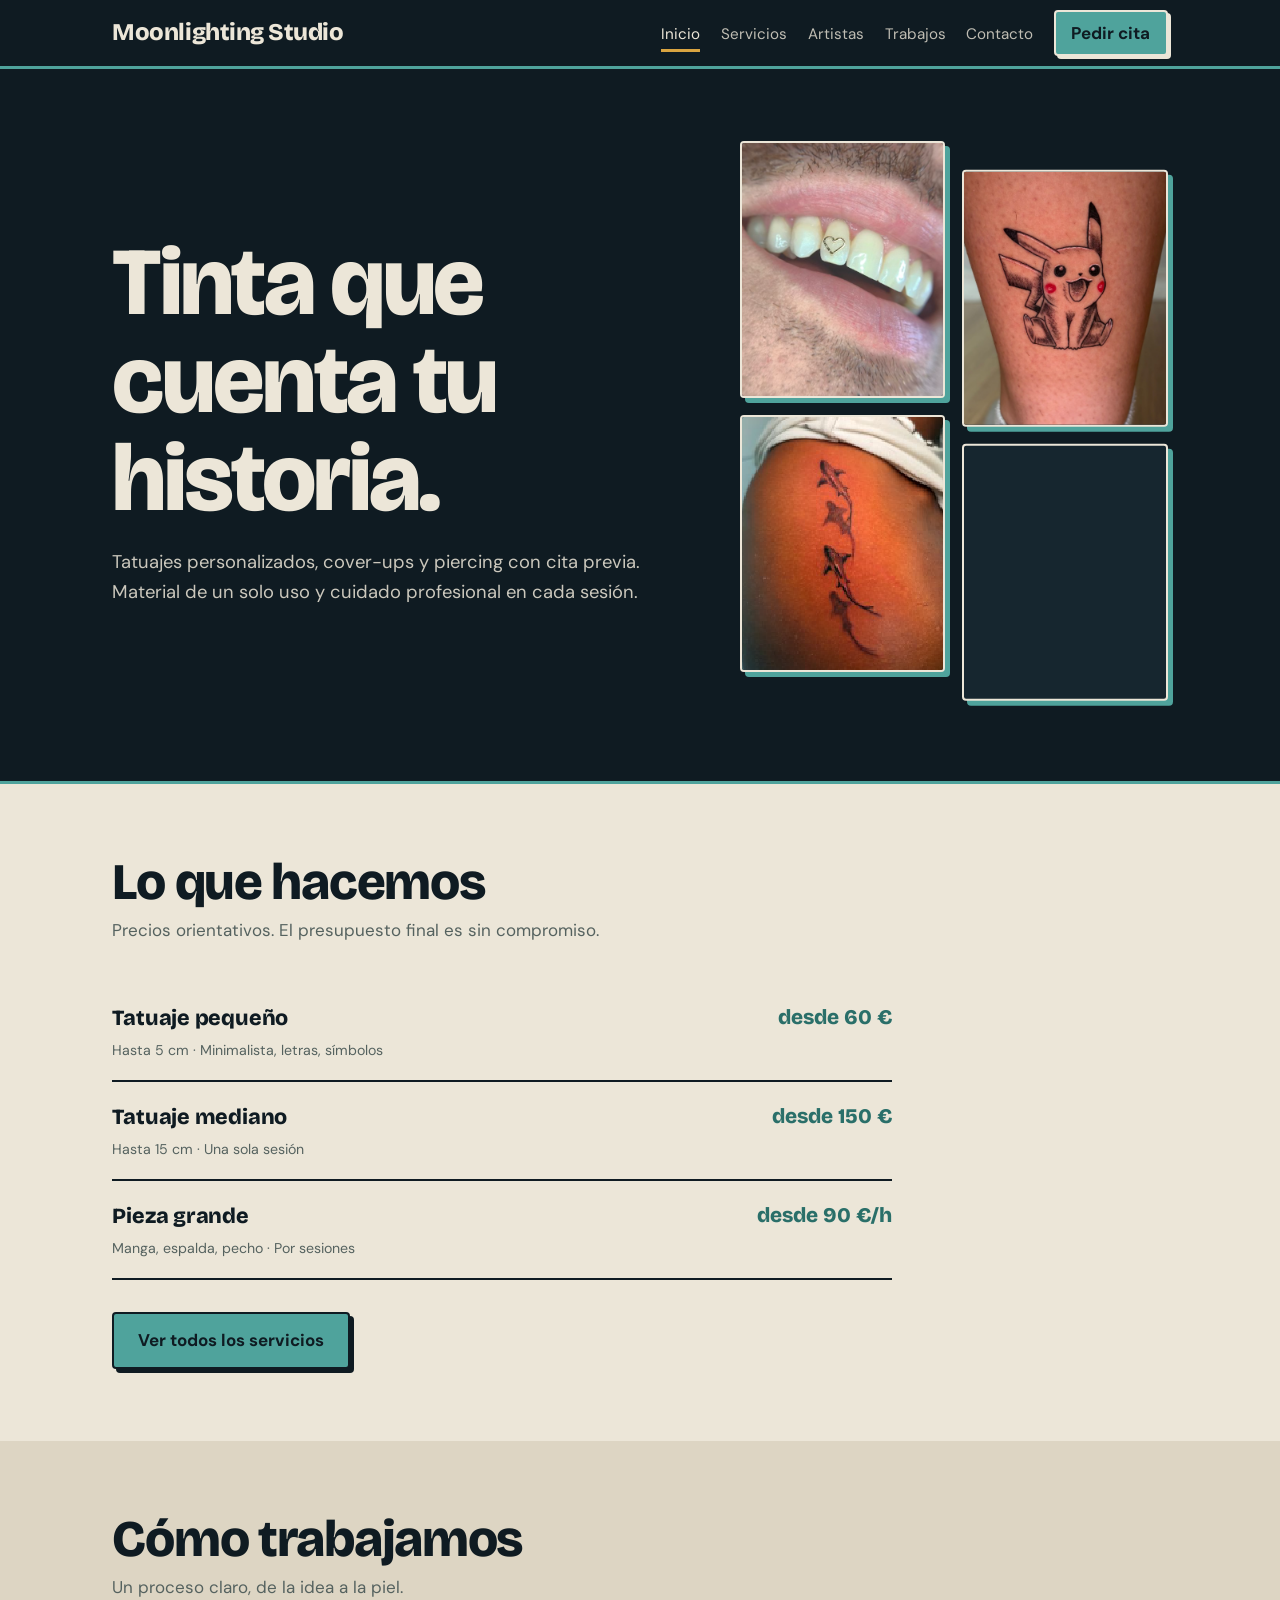
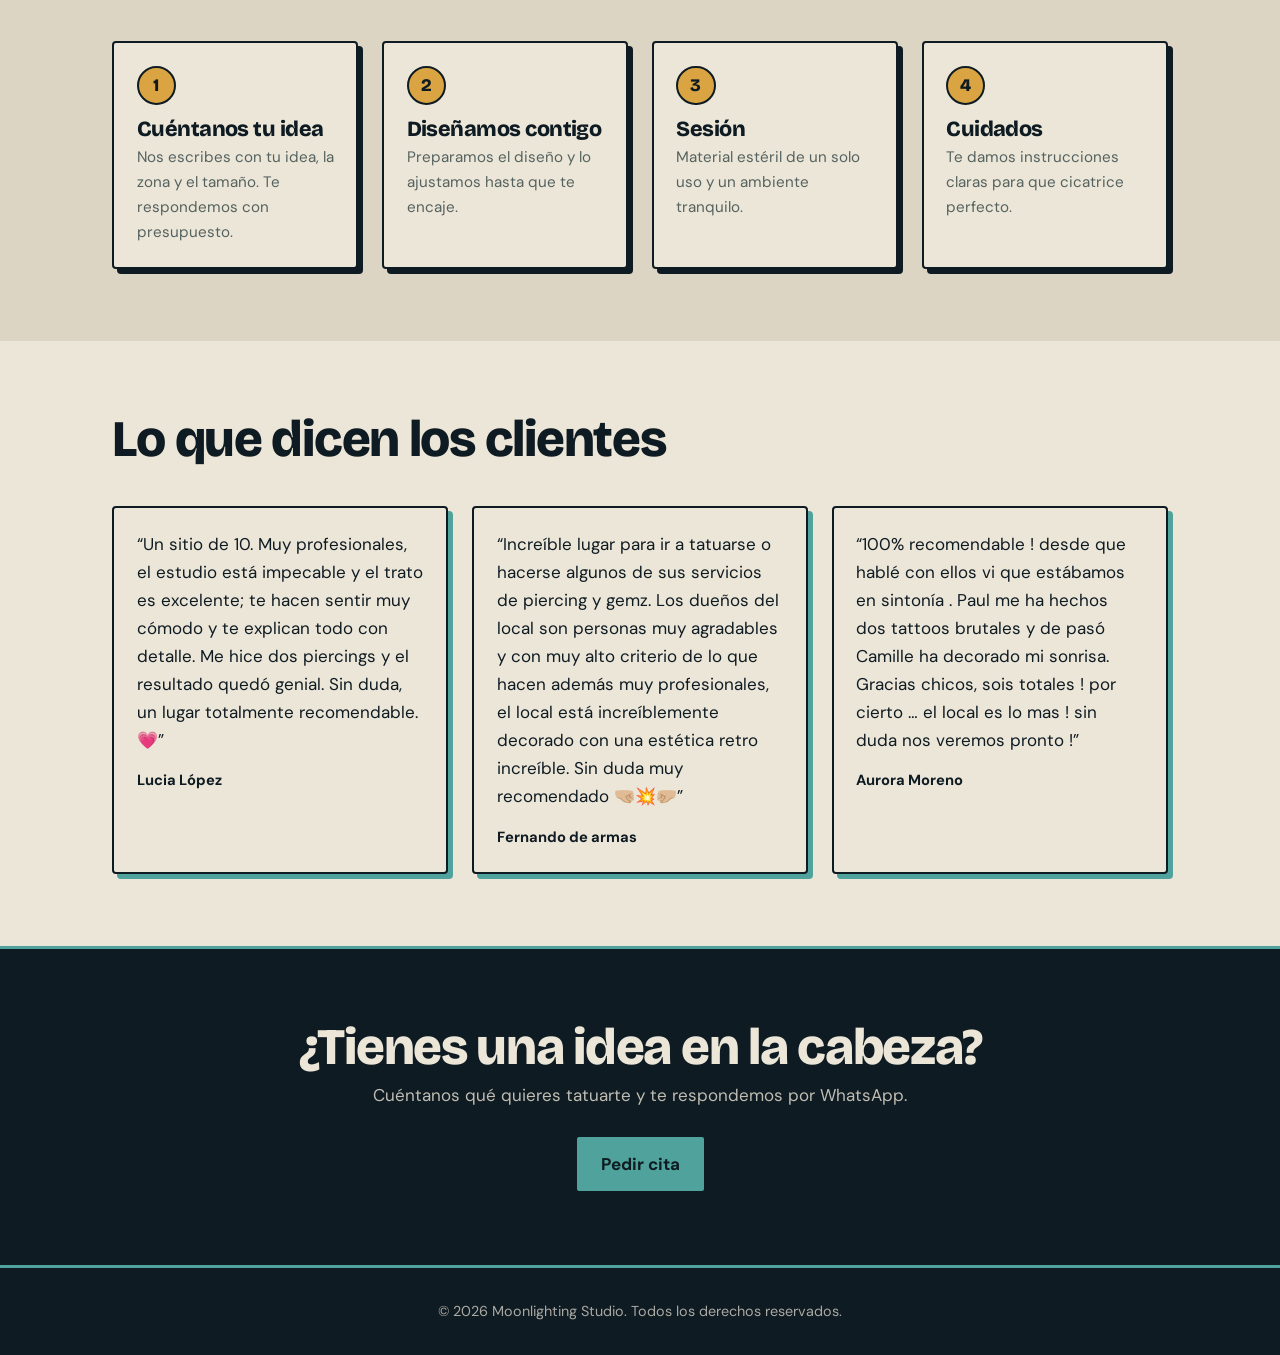
<file: index.html>
<!DOCTYPE html>
<html lang="es">
<head>
<meta charset="utf-8">
<meta name="viewport" content="width=device-width, initial-scale=1">
<meta name="description" content="Tatuajes personalizados, cover-ups y piercing. Pide tu cita.">
<title>Tatuajes</title>
<link rel="preconnect" href="https://fonts.googleapis.com">
<link href="https://fonts.googleapis.com/css2?family=Bricolage+Grotesque:wght@600;800&family=DM+Sans:wght@400;500;600&display=swap" rel="stylesheet">
<link rel="stylesheet" href="style.css">
</head>
<body data-titulo="">
<div id="cabecera"></div>
<main>
<section class="hero">
  <div class="wrap hero-grid">
    <div>
      <h1 data-texto="titular"></h1>
      <p data-texto="subtitulo"></p>
    </div>
    <div class="hero-galeria" id="hero-galeria"></div>
  </div>
</section>

<section>
  <div class="wrap">
    <h2>Lo que hacemos</h2>
    <p class="intro">Precios orientativos. El presupuesto final es sin compromiso.</p>
    <ul class="lista-servicios" id="lista-servicios" data-max="3"></ul>
    <p class="ver-mas"><a class="boton" href="servicios.html">Ver todos los servicios</a></p>
  </div>
</section>

<section class="alt">
  <div class="wrap">
    <h2>Cómo trabajamos</h2>
    <p class="intro">Un proceso claro, de la idea a la piel.</p>
    <ol class="pasos" id="pasos-lista"></ol>
  </div>
</section>

<section>
  <div class="wrap">
    <h2>Lo que dicen los clientes</h2>
    <p class="intro"></p>
    <div class="opiniones" id="opiniones-lista"></div>
  </div>
</section>

<section class="banda-reserva">
  <div class="wrap">
    <h2>¿Tienes una idea en la cabeza?</h2>
    <p>Cuéntanos qué quieres tatuarte y te respondemos por WhatsApp.</p>
    <a class="boton" href="reservar.html">Pedir cita</a>
  </div>
</section>
</main>
<div id="pie"></div>
<script src="config.js"></script>
<script src="app.js"></script>
</body>
</html>
</file>
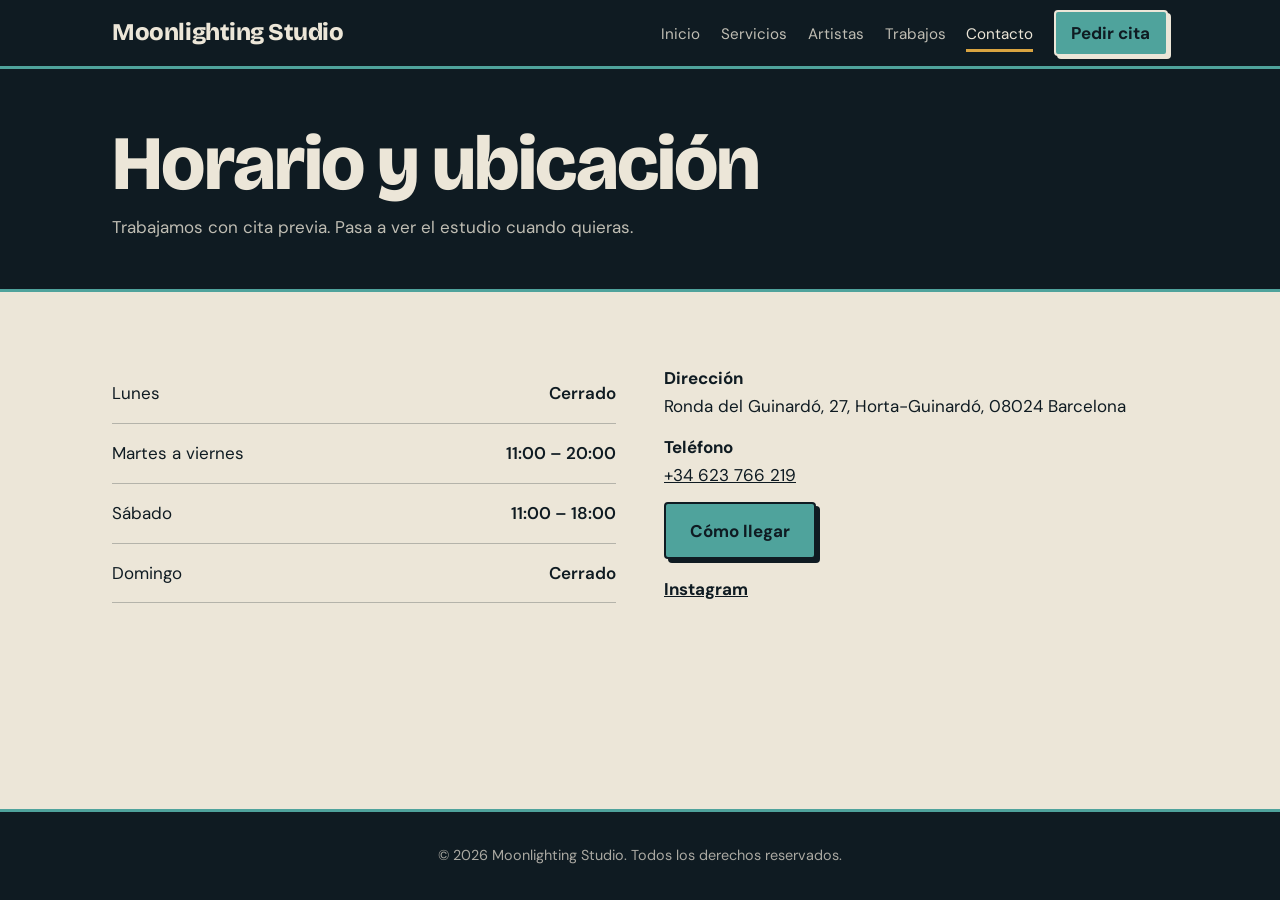
<file: contacto.html>
<!DOCTYPE html>
<html lang="es">
<head>
<meta charset="utf-8">
<meta name="viewport" content="width=device-width, initial-scale=1">
<meta name="description" content="Tatuajes personalizados, cover-ups y piercing. Pide tu cita.">
<title>Tatuajes</title>
<link rel="preconnect" href="https://fonts.googleapis.com">
<link href="https://fonts.googleapis.com/css2?family=Bricolage+Grotesque:wght@600;800&family=DM+Sans:wght@400;500;600&display=swap" rel="stylesheet">
<link rel="stylesheet" href="style.css">
</head>
<body data-titulo="Contacto">
<div id="cabecera"></div>
<main>
<div class="cabecera-pagina"><div class="wrap">
  <h1>Horario y ubicación</h1>
  <p>Trabajamos con cita previa. Pasa a ver el estudio cuando quieras.</p>
</div></div>
<section><div class="wrap"><div class="contacto">
  <table class="horario" id="horario"></table>
  <div class="datos">
    <p><strong>Dirección</strong><br><span data-texto="direccion"></span></p>
    <p><strong>Teléfono</strong><br><a id="tel"></a></p>
    <p><a class="boton" id="mapa" target="_blank" rel="noopener">Cómo llegar</a></p>
    <div class="redes" id="redes"></div>
  </div>
</div></div></section>
</main>
<div id="pie"></div>
<script src="config.js"></script>
<script src="app.js"></script>
</body>
</html>
</file>
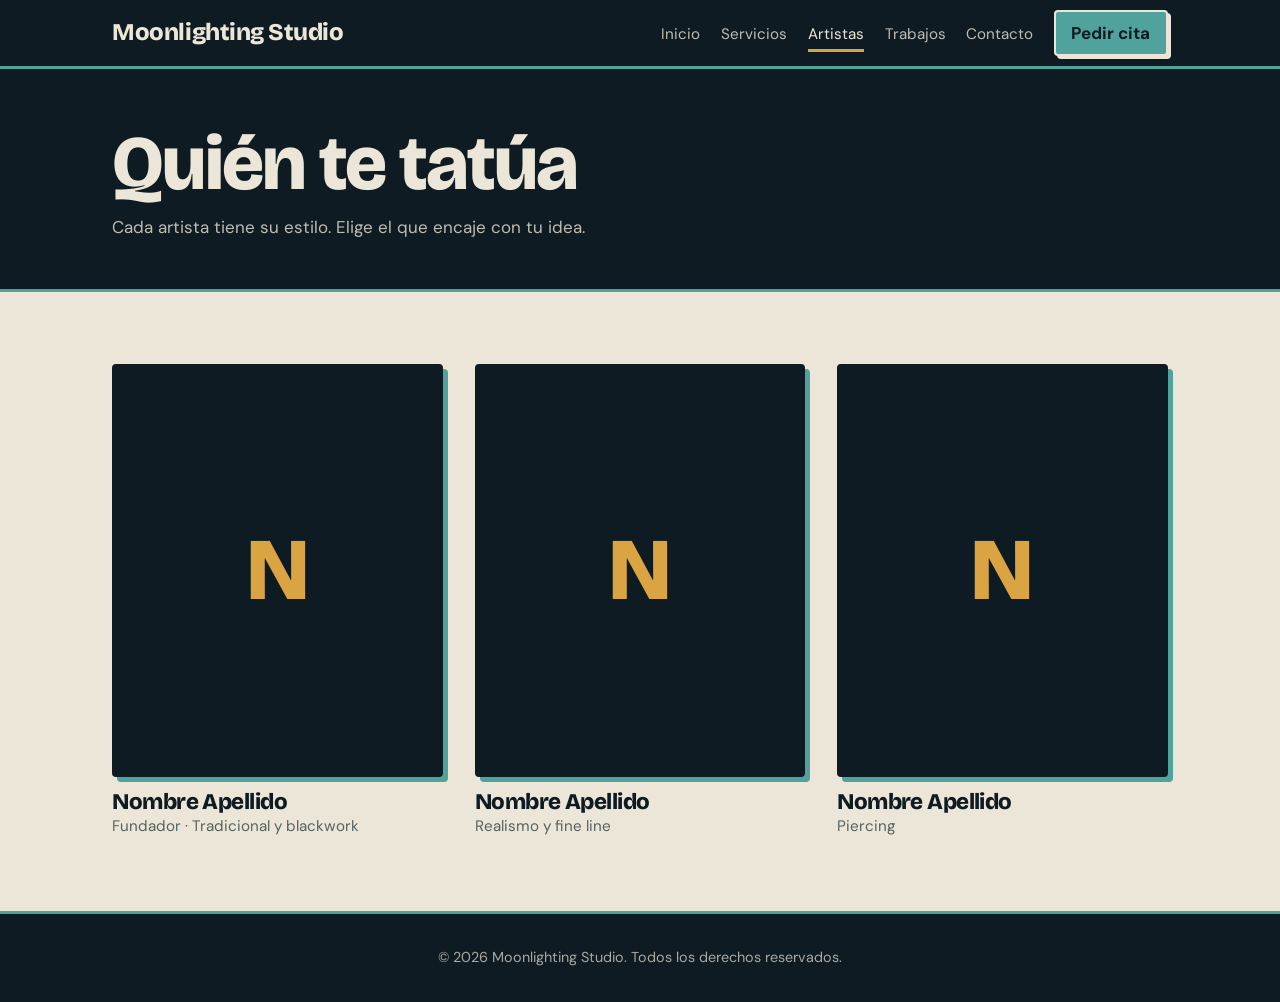
<file: equipo.html>
<!DOCTYPE html>
<html lang="es">
<head>
<meta charset="utf-8">
<meta name="viewport" content="width=device-width, initial-scale=1">
<meta name="description" content="Tatuajes personalizados, cover-ups y piercing. Pide tu cita.">
<title>Tatuajes</title>
<link rel="preconnect" href="https://fonts.googleapis.com">
<link href="https://fonts.googleapis.com/css2?family=Bricolage+Grotesque:wght@600;800&family=DM+Sans:wght@400;500;600&display=swap" rel="stylesheet">
<link rel="stylesheet" href="style.css">
</head>
<body data-titulo="Equipo">
<div id="cabecera"></div>
<main>
<div class="cabecera-pagina"><div class="wrap">
  <h1>Quién te tatúa</h1>
  <p>Cada artista tiene su estilo. Elige el que encaje con tu idea.</p>
</div></div>
<section><div class="wrap"><div class="equipo" id="equipo-lista"></div></div></section>
</main>
<div id="pie"></div>
<script src="config.js"></script>
<script src="app.js"></script>
</body>
</html>
</file>
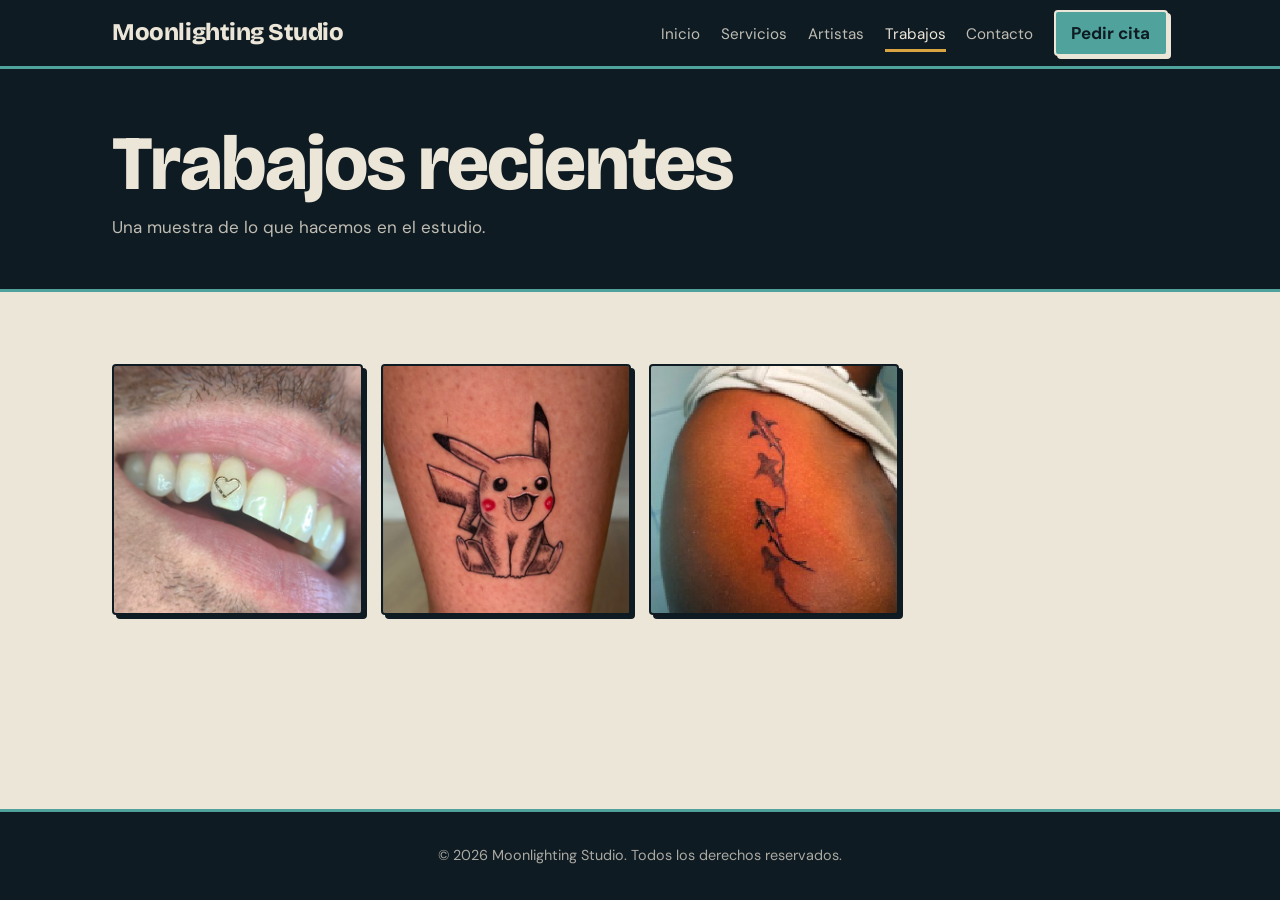
<file: galeria.html>
<!DOCTYPE html>
<html lang="es">
<head>
<meta charset="utf-8">
<meta name="viewport" content="width=device-width, initial-scale=1">
<meta name="description" content="Tatuajes personalizados, cover-ups y piercing. Pide tu cita.">
<title>Tatuajes</title>
<link rel="preconnect" href="https://fonts.googleapis.com">
<link href="https://fonts.googleapis.com/css2?family=Bricolage+Grotesque:wght@600;800&family=DM+Sans:wght@400;500;600&display=swap" rel="stylesheet">
<link rel="stylesheet" href="style.css">
</head>
<body data-titulo="Trabajos">
<div id="cabecera"></div>
<main>
<div class="cabecera-pagina"><div class="wrap">
  <h1>Trabajos recientes</h1>
  <p>Una muestra de lo que hacemos en el estudio.</p>
</div></div>
<section><div class="wrap"><div class="galeria" id="galeria-lista"></div></div></section>
</main>
<div id="pie"></div>
<script src="config.js"></script>
<script src="app.js"></script>
</body>
</html>
</file>
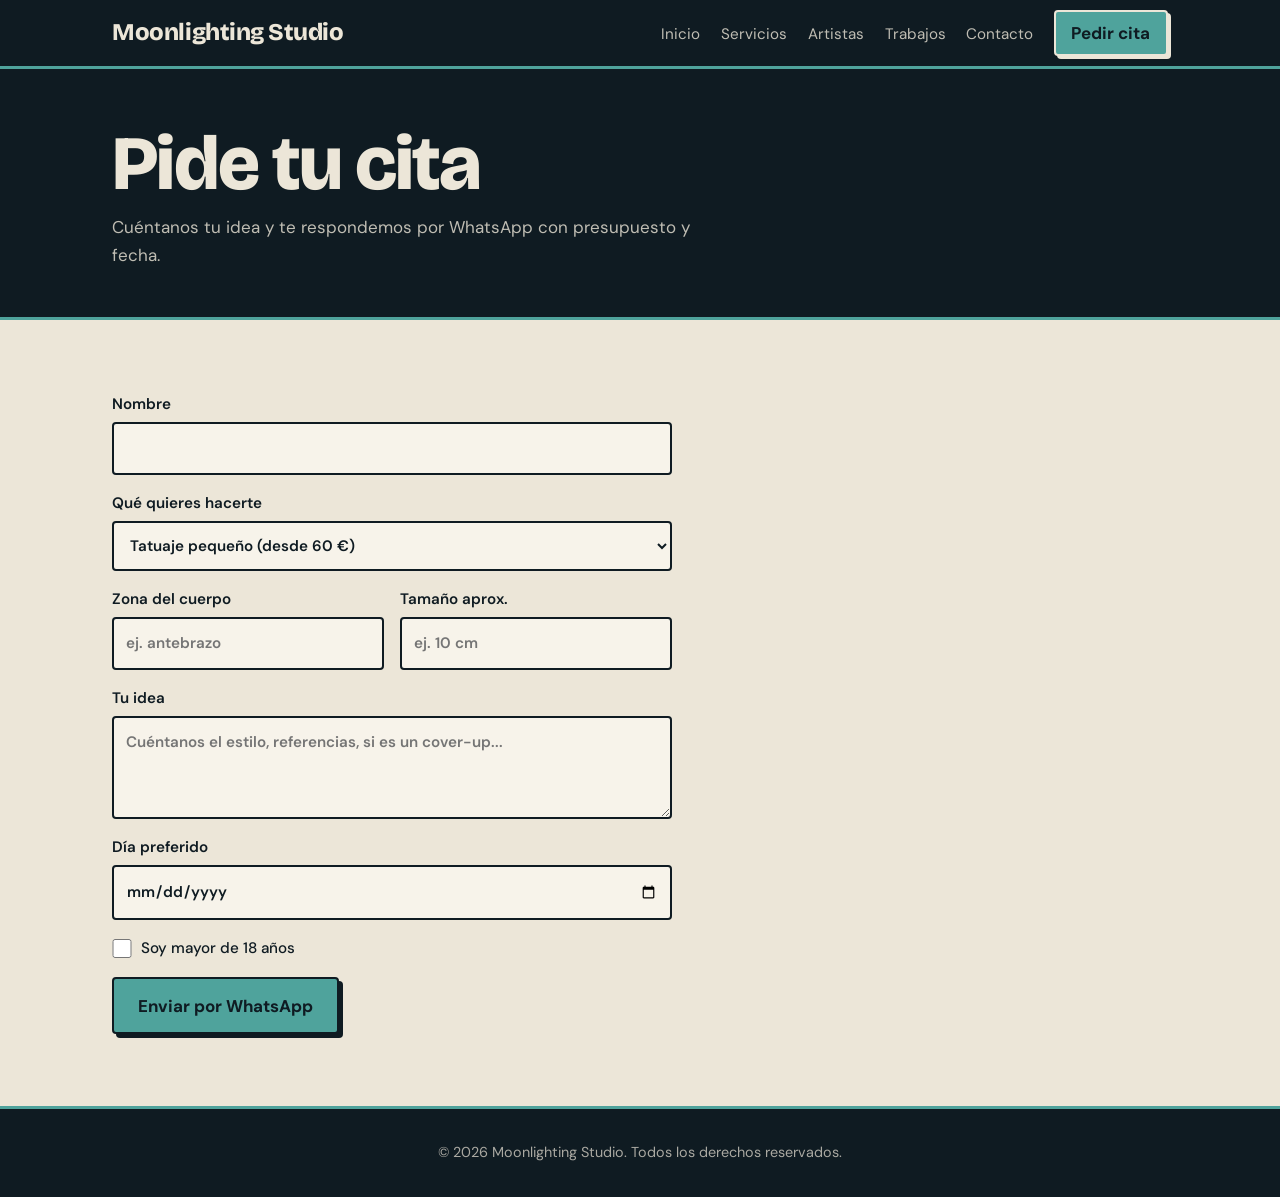
<file: reservar.html>
<!DOCTYPE html>
<html lang="es">
<head>
<meta charset="utf-8">
<meta name="viewport" content="width=device-width, initial-scale=1">
<meta name="description" content="Tatuajes personalizados, cover-ups y piercing. Pide tu cita.">
<title>Tatuajes</title>
<link rel="preconnect" href="https://fonts.googleapis.com">
<link href="https://fonts.googleapis.com/css2?family=Bricolage+Grotesque:wght@600;800&family=DM+Sans:wght@400;500;600&display=swap" rel="stylesheet">
<link rel="stylesheet" href="style.css">
</head>
<body data-titulo="Reservar">
<div id="cabecera"></div>
<main>
<div class="cabecera-pagina"><div class="wrap">
  <h1>Pide tu cita</h1>
  <p>Cuéntanos tu idea y te respondemos por WhatsApp con presupuesto y fecha.</p>
</div></div>
<section><div class="wrap">
  <form class="reserva" id="form-reserva">
    <label>Nombre <input name="nombre" required autocomplete="name"></label>
    <label>Qué quieres hacerte <select name="servicio" id="sel-servicio"></select></label>
    <div class="fila">
      <label>Zona del cuerpo <input name="zona" placeholder="ej. antebrazo" required></label>
      <label>Tamaño aprox. <input name="tamano" placeholder="ej. 10 cm"></label>
    </div>
    <label>Tu idea <textarea name="idea" rows="3" placeholder="Cuéntanos el estilo, referencias, si es un cover-up..."></textarea></label>
    <label>Día preferido <input type="date" name="dia"></label>
    <label class="check"><input type="checkbox" name="mayor" required> Soy mayor de 18 años</label>
    <button class="boton" type="submit">Enviar por WhatsApp</button>
  </form>
</div></section>
</main>
<div id="pie"></div>
<script src="config.js"></script>
<script src="app.js"></script>
</body>
</html>
</file>
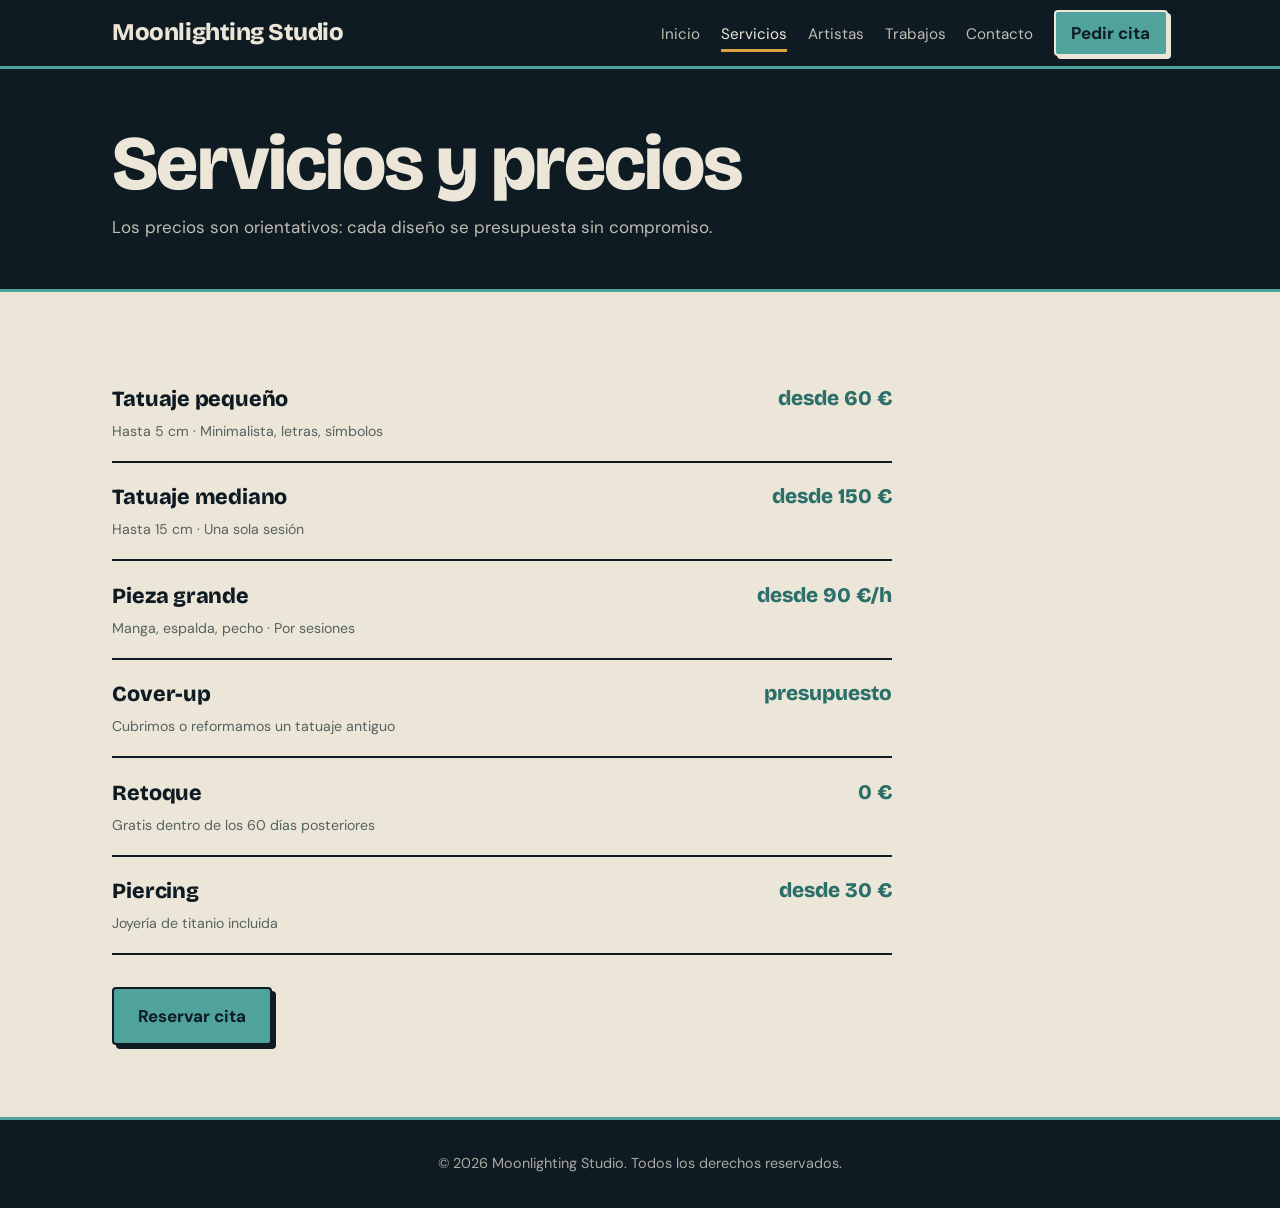
<file: servicios.html>
<!DOCTYPE html>
<html lang="es">
<head>
<meta charset="utf-8">
<meta name="viewport" content="width=device-width, initial-scale=1">
<meta name="description" content="Tatuajes personalizados, cover-ups y piercing. Pide tu cita.">
<title>Tatuajes</title>
<link rel="preconnect" href="https://fonts.googleapis.com">
<link href="https://fonts.googleapis.com/css2?family=Bricolage+Grotesque:wght@600;800&family=DM+Sans:wght@400;500;600&display=swap" rel="stylesheet">
<link rel="stylesheet" href="style.css">
</head>
<body data-titulo="Servicios">
<div id="cabecera"></div>
<main>
<div class="cabecera-pagina"><div class="wrap">
  <h1>Servicios y precios</h1>
  <p>Los precios son orientativos: cada diseño se presupuesta sin compromiso.</p>
</div></div>
<section><div class="wrap">
  <ul class="lista-servicios" id="lista-servicios"></ul>
  <p class="ver-mas"><a class="boton" href="reservar.html">Reservar cita</a></p>
</div></section>
</main>
<div id="pie"></div>
<script src="config.js"></script>
<script src="app.js"></script>
</body>
</html>
</file>
<file: style.css>
/* =========================================================
   COLORES Y TIPOGRAFÍA · Cambia aquí el aspecto de TODAS las páginas
   ========================================================= */
:root {
  --fondo:      #ece6d8;   /* hueso */
  --fondo-alt:  #ddd5c3;
  --oscuro:     #0f1b22;   /* tinta */
  --oscuro-2:   #16262f;
  --acento:     #4fa39c;   /* verde azulado de tatuaje clásico */
  --acento-osc: #2a6f69;
  --rojo:       #c8402f;
  --mostaza:    #d9a441;
  --texto:      #0f1b22;
  --texto-suave:#55625f;

  --fuente-titulos: 'Bricolage Grotesque', 'Impact', sans-serif;
  --fuente-texto:   'DM Sans', system-ui, sans-serif;
  --ancho: 1100px;
}

* { box-sizing: border-box; margin: 0; }
html { scroll-behavior: smooth; }
body { font-family: var(--fuente-texto); background: var(--fondo); color: var(--texto); line-height: 1.65; font-size: 17px; display: flex; flex-direction: column; min-height: 100vh; }
main { flex: 1; }
h1, h2, h3 { font-family: var(--fuente-titulos); font-weight: 800; line-height: 1.02; letter-spacing: -.025em; }
h2 { font-size: clamp(2.1rem, 5vw, 3.2rem); margin-bottom: .5rem; }
a { color: inherit; }
img { max-width: 100%; display: block; }
:focus-visible { outline: 3px solid var(--mostaza); outline-offset: 3px; }
.wrap { max-width: var(--ancho); margin: 0 auto; padding: 0 1.4rem; }
section { padding: 4.5rem 0; }
.alt { background: var(--fondo-alt); }
.intro { color: var(--texto-suave); max-width: 52ch; margin-bottom: 2.5rem; }

/* Botones con sombra dura, como una hoja de flash */
.boton { display: inline-block; background: var(--acento); color: var(--oscuro); text-decoration: none; padding: .8rem 1.5rem; border-radius: 4px; font: inherit; font-weight: 700; border: 2px solid var(--oscuro); box-shadow: 4px 4px 0 var(--oscuro); cursor: pointer; transition: transform .15s, box-shadow .15s; }
.boton:hover { transform: translate(2px, 2px); box-shadow: 2px 2px 0 var(--oscuro); }
.boton.claro { background: transparent; color: var(--fondo); border-color: var(--fondo); box-shadow: 4px 4px 0 var(--fondo); }

/* Cabecera y menú */
header.top { position: sticky; top: 0; z-index: 10; background: var(--oscuro); color: var(--fondo); border-bottom: 3px solid var(--acento); }
header.top .wrap { display: flex; align-items: center; justify-content: space-between; gap: 1rem; min-height: 66px; flex-wrap: wrap; padding-top: .4rem; padding-bottom: .4rem; }
.logo { font-family: var(--fuente-titulos); font-weight: 800; font-size: 1.5rem; text-decoration: none; letter-spacing: -.02em; }
nav ul { list-style: none; padding: 0; display: flex; gap: 1.3rem; flex-wrap: wrap; align-items: center; }
nav a { text-decoration: none; font-size: .95rem; opacity: .8; padding: .3rem 0; }
nav a:hover, nav a.activo { opacity: 1; }
nav a.activo { border-bottom: 3px solid var(--mostaza); }
nav a.boton { padding: .45rem .95rem; opacity: 1; border-bottom: 2px solid var(--fondo); box-shadow: 3px 3px 0 var(--fondo); border-color: var(--fondo); }

/* Cabecera de páginas interiores */
.cabecera-pagina { background: var(--oscuro); color: var(--fondo); padding: 3.5rem 0 3rem; border-bottom: 3px solid var(--acento); }
.cabecera-pagina h1 { font-size: clamp(2.6rem, 8vw, 4.8rem); margin-bottom: .6rem; }
.cabecera-pagina p { max-width: 50ch; opacity: .8; }

/* Inicio */
.hero { background: var(--oscuro); color: var(--fondo); padding: 4.5rem 0 5rem; border-bottom: 3px solid var(--acento); overflow: hidden; }
.hero-grid { display: grid; grid-template-columns: 1.15fr .85fr; gap: 3rem; align-items: center; }
.hero h1 { font-size: clamp(3rem, 9vw, 6rem); max-width: 10ch; margin-bottom: 1.2rem; }
.hero p { font-size: 1.15rem; max-width: 46ch; opacity: .85; }
.acciones { display: flex; flex-wrap: wrap; gap: 1rem; }
/* Galería de la portada (cada foto enlaza a Trabajos) */
.hero-galeria { display: grid; grid-template-columns: 1fr 1fr; gap: 1.1rem; width: min(440px, 100%); margin: 0 auto 1.8rem; }
.hero-galeria a { display: block; aspect-ratio: 4 / 5; overflow: hidden; background: var(--oscuro-2); border: 2px solid var(--fondo); border-radius: 4px; box-shadow: 5px 5px 0 var(--acento); transition: transform .2s, box-shadow .2s; }
.hero-galeria a:nth-child(even) { translate: 0 1.8rem; }
.hero-galeria a:hover, .hero-galeria a:focus-visible { transform: translate(-3px, -3px); box-shadow: 8px 8px 0 var(--mostaza); }
.hero-galeria img { width: 100%; height: 100%; object-fit: cover; }
.banda-reserva { background: var(--oscuro); color: var(--fondo); text-align: center; border-top: 3px solid var(--acento); }
.banda-reserva p { opacity: .8; margin: .5rem 0 1.6rem; }

/* Servicios */
.lista-servicios { list-style: none; padding: 0; max-width: 780px; }
.lista-servicios li { display: grid; grid-template-columns: 1fr auto; gap: .15rem 1rem; padding: 1.1rem 0; border-bottom: 2px solid var(--oscuro); }
.lista-servicios strong { font-family: var(--fuente-titulos); font-weight: 800; font-size: 1.35rem; letter-spacing: -.01em; }
.lista-servicios .precio { font-family: var(--fuente-titulos); font-weight: 800; font-size: 1.3rem; color: var(--acento-osc); white-space: nowrap; }
.lista-servicios small { grid-column: 1; color: var(--texto-suave); }
.ver-mas { margin-top: 2rem; }

/* Cómo trabajamos (es una secuencia real, por eso va numerada) */
.pasos { list-style: none; padding: 0; display: grid; grid-template-columns: repeat(auto-fit, minmax(220px, 1fr)); gap: 1.5rem; counter-reset: paso; }
.pasos li { counter-increment: paso; background: var(--fondo); border: 2px solid var(--oscuro); box-shadow: 5px 5px 0 var(--oscuro); border-radius: 4px; padding: 1.4rem; }
.pasos li::before { content: counter(paso); display: grid; place-items: center; width: 2.2rem; height: 2.2rem; border-radius: 50%; background: var(--mostaza); border: 2px solid var(--oscuro); font: 800 1.1rem var(--fuente-titulos); margin-bottom: .8rem; }
.pasos h3 { font-size: 1.35rem; margin-bottom: .3rem; }
.pasos p { color: var(--texto-suave); font-size: .95rem; }

/* Artistas */
.equipo { display: grid; grid-template-columns: repeat(auto-fit, minmax(220px, 1fr)); gap: 2rem; }
.tatuador .foto { aspect-ratio: 4 / 5; background: var(--oscuro); color: var(--mostaza); display: grid; place-items: center; font-family: var(--fuente-titulos); font-weight: 800; font-size: 5.5rem; margin-bottom: .9rem; overflow: hidden; border: 2px solid var(--oscuro); box-shadow: 5px 5px 0 var(--acento); border-radius: 4px; }
.tatuador .foto img { width: 100%; height: 100%; object-fit: cover; }
.tatuador h3 { font-size: 1.4rem; }
.tatuador p { color: var(--texto-suave); font-size: .95rem; }

/* Trabajos */
.galeria { display: grid; grid-template-columns: repeat(auto-fill, minmax(230px, 1fr)); gap: 1.1rem; }
.galeria .item { aspect-ratio: 1; background: var(--oscuro-2); overflow: hidden; display: grid; place-items: center; color: rgba(236,230,216,.55); font-size: .9rem; border: 2px solid var(--oscuro); box-shadow: 4px 4px 0 var(--oscuro); border-radius: 4px; }
.galeria .item:nth-child(3n+2) { background: var(--acento-osc); color: rgba(255,255,255,.7); }
.galeria .item:nth-child(3n) { background: #3a2a24; }
.galeria img { width: 100%; height: 100%; object-fit: cover; }

/* Opiniones */
.opiniones { display: grid; grid-template-columns: repeat(auto-fit, minmax(260px, 1fr)); gap: 1.5rem; }
.opinion { background: var(--fondo); border: 2px solid var(--oscuro); box-shadow: 5px 5px 0 var(--acento); border-radius: 4px; padding: 1.4rem; }
.opinion p { margin-bottom: .7rem; }
.opinion cite { font-style: normal; font-weight: 700; font-size: .92rem; }

/* Contacto */
.contacto { display: grid; grid-template-columns: repeat(auto-fit, minmax(280px, 1fr)); gap: 3rem; }
.horario { width: 100%; border-collapse: collapse; }
.horario td { padding: .7rem 0; border-bottom: 1px solid rgba(15,27,34,.25); }
.horario td:last-child { text-align: right; font-weight: 600; }
.datos p { margin-bottom: .8rem; }
.redes { display: flex; gap: 1rem; flex-wrap: wrap; margin-top: 1rem; }
.redes a { font-weight: 700; }

/* Pedir cita */
form.reserva { display: grid; gap: 1rem; max-width: 560px; }
form.reserva label { display: grid; gap: .3rem; font-weight: 600; font-size: .95rem; }
form.reserva input, form.reserva select, form.reserva textarea { font: inherit; padding: .75rem; border-radius: 4px; border: 2px solid var(--oscuro); background: #f7f3ea; color: var(--texto); }
form.reserva input:focus, form.reserva select:focus, form.reserva textarea:focus { outline: 3px solid var(--mostaza); outline-offset: 1px; }
form.reserva .fila { display: grid; grid-template-columns: 1fr 1fr; gap: 1rem; }
form.reserva label.check { display: flex; align-items: center; gap: .6rem; font-weight: 500; }
form.reserva label.check input { width: 1.2rem; height: 1.2rem; accent-color: var(--acento-osc); }
form.reserva .boton { justify-self: start; }

footer { background: var(--oscuro); color: rgba(236,230,216,.7); padding: 2rem 0; font-size: .9rem; text-align: center; border-top: 3px solid var(--acento); }

@media (max-width: 820px) {
  section { padding: 3.5rem 0; }
  .hero { padding: 3rem 0 3.5rem; }
  .hero-grid { grid-template-columns: 1fr; gap: 2rem; }
  .hero-galeria { width: min(340px, 100%); }
  form.reserva .fila { grid-template-columns: 1fr; }
}
</file>
